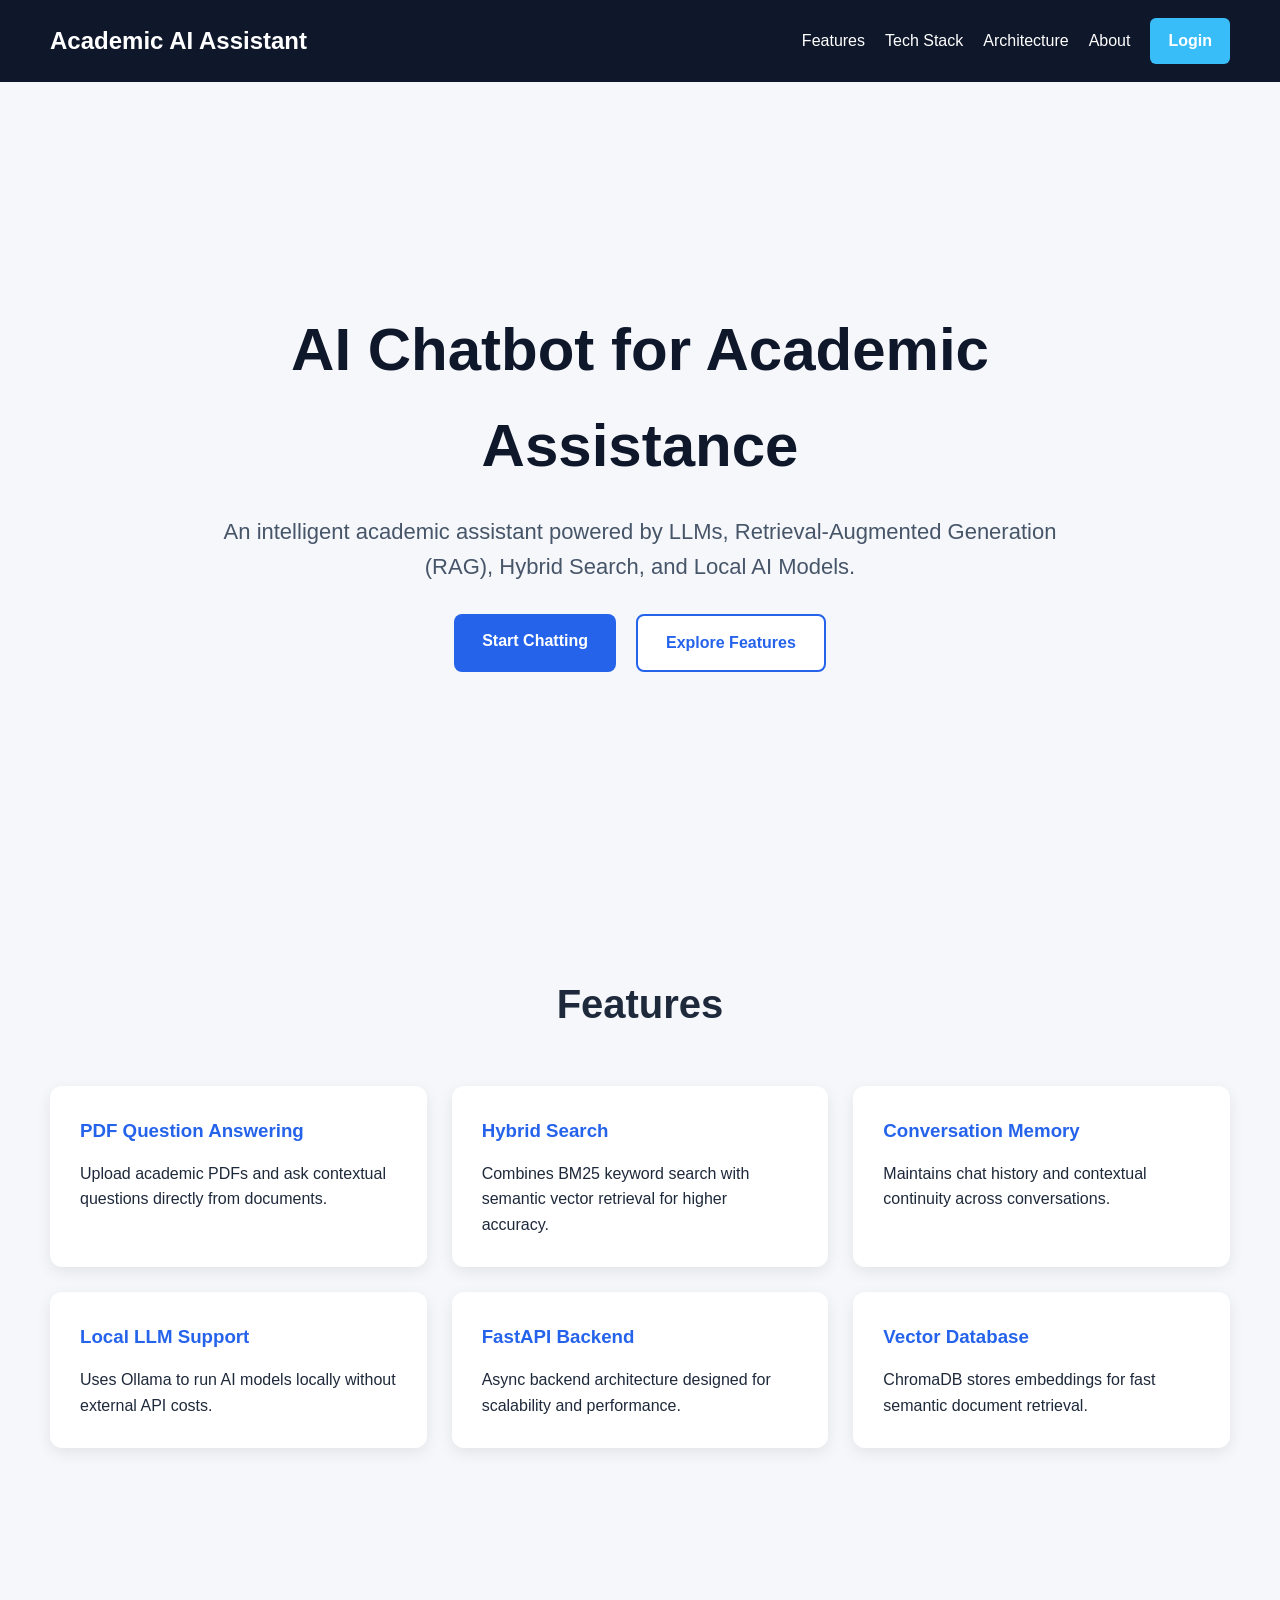
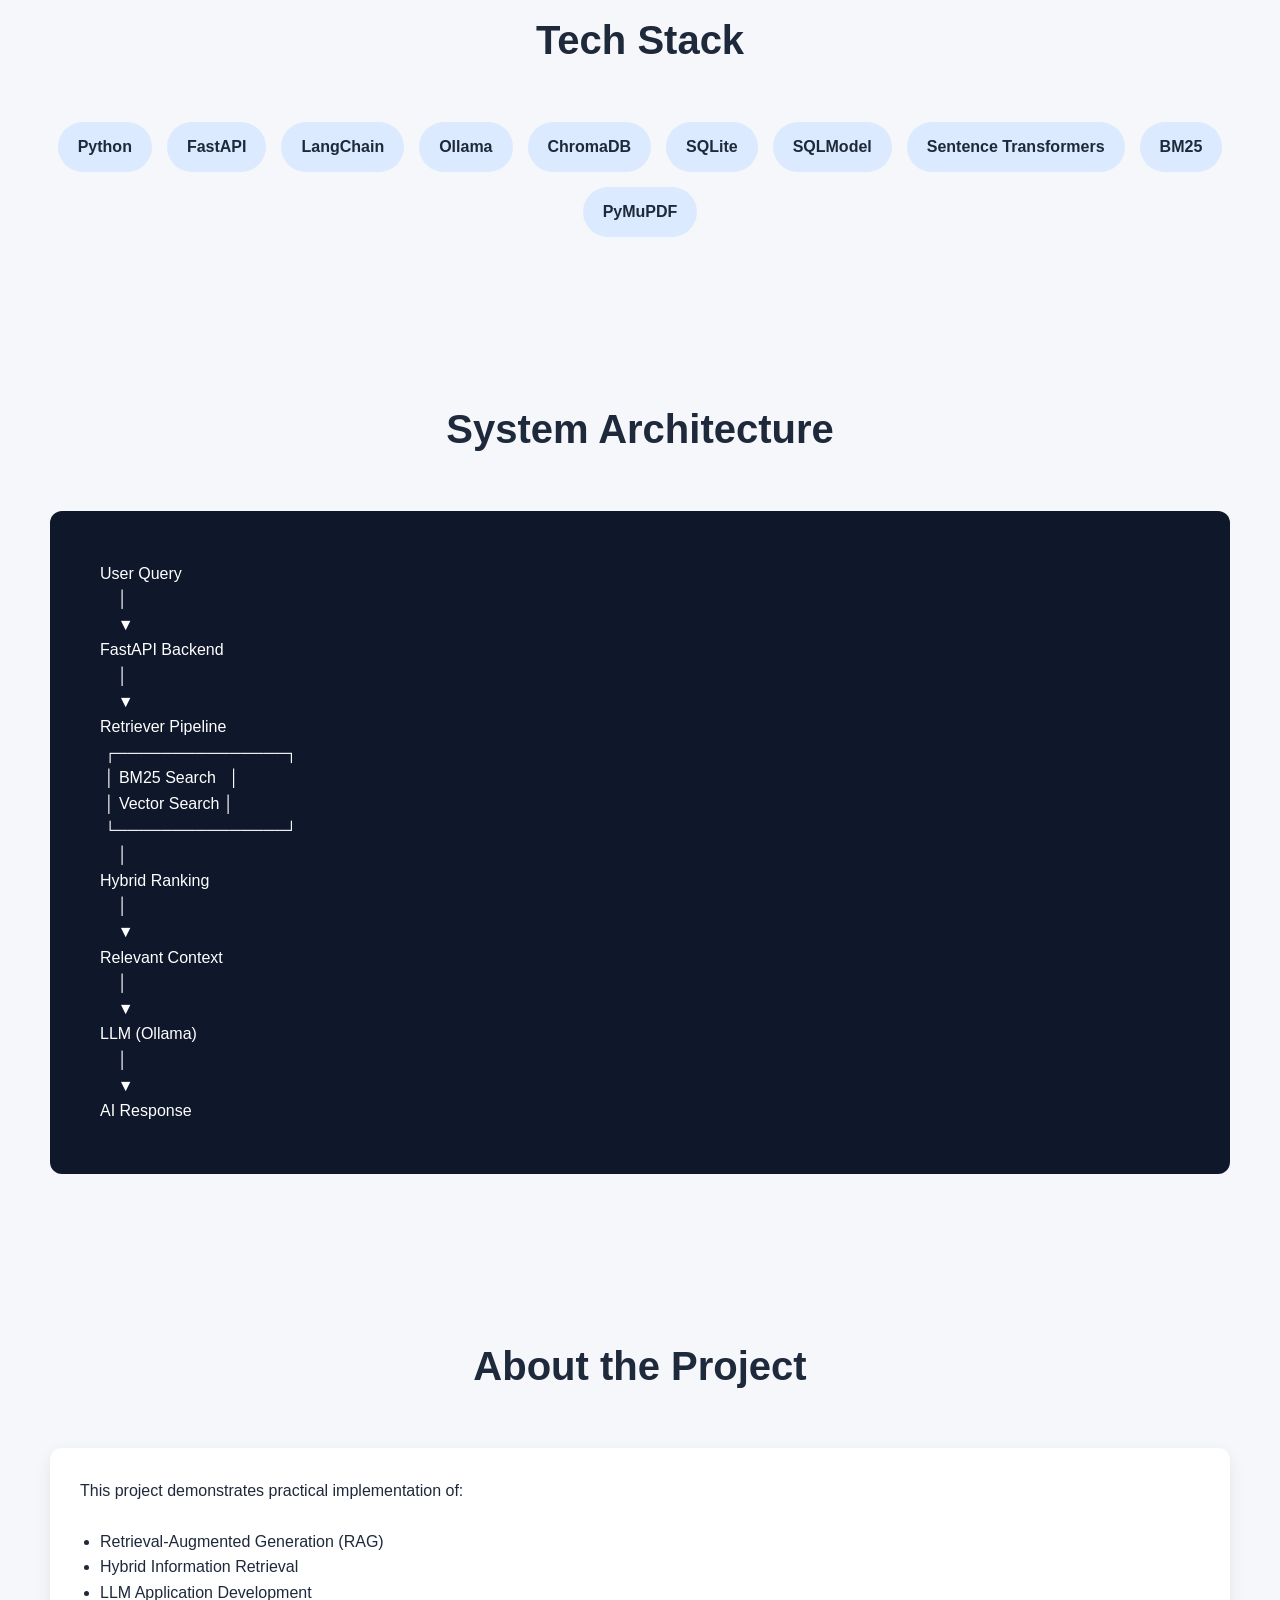
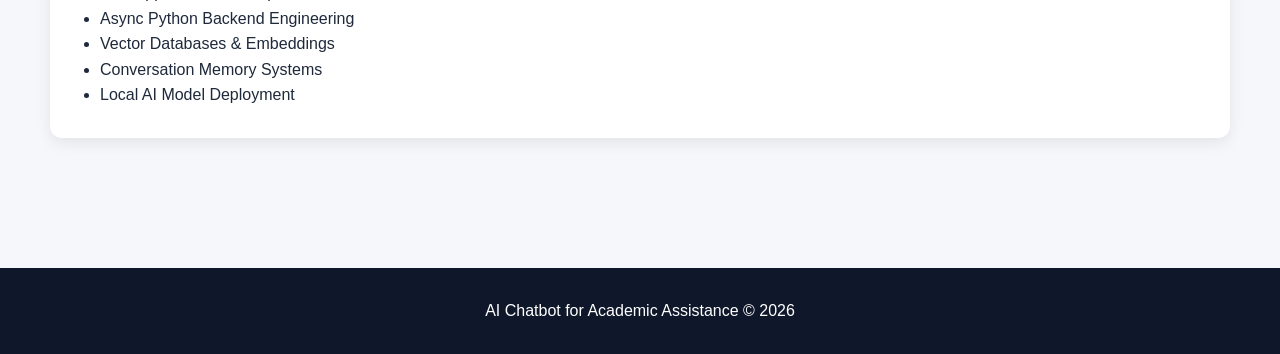
<file: app/templates/index.html>
<!DOCTYPE html>
<html lang="en">
<head>
    <meta charset="UTF-8" />
    <meta name="viewport" content="width=device-width, initial-scale=1.0" />
    <title>AI Chatbot for Academic Assistance</title>

    <style>
        * {
            margin: 0;
            padding: 0;
            box-sizing: border-box;
            font-family: Arial, Helvetica, sans-serif;
        }

        body {
            background-color: #f5f7fb;
            color: #1e293b;
            line-height: 1.6;
        }

        /* Navbar */

        nav {
            background-color: #0f172a;
            color: white;
            padding: 18px 50px;

            display: flex;
            justify-content: space-between;
            align-items: center;

            position: sticky;
            top: 0;
        }

        .logo {
            font-size: 24px;
            font-weight: bold;
        }

        .nav-links {
            display: flex;
            gap: 20px;
            align-items: center;
        }

        .nav-links a {
            color: white;
            text-decoration: none;
            transition: 0.3s;
        }

        .nav-links a:hover {
            color: #38bdf8;
        }

        .login-btn {
            background-color: #38bdf8;
            color: black;
            padding: 10px 18px;
            border-radius: 6px;
            font-weight: bold;
        }

        .login-btn:hover {
            background-color: #0ea5e9;
            color: white;
        }

        /* Hero Section */

        .hero {
            min-height: 90vh;

            display: flex;
            justify-content: center;
            align-items: center;
            text-align: center;

            padding: 40px;
        }

        .hero-content {
            max-width: 900px;
        }

        .hero h1 {
            font-size: 60px;
            margin-bottom: 20px;
            color: #0f172a;
        }

        .hero p {
            font-size: 22px;
            margin-bottom: 30px;
            color: #475569;
        }

        .hero-buttons {
            display: flex;
            justify-content: center;
            gap: 20px;
            flex-wrap: wrap;
        }

        .btn {
            padding: 14px 28px;
            border-radius: 8px;
            text-decoration: none;
            font-weight: bold;
            transition: 0.3s;
        }

        .primary-btn {
            background-color: #2563eb;
            color: white;
        }

        .primary-btn:hover {
            background-color: #1d4ed8;
        }

        .secondary-btn {
            background-color: white;
            border: 2px solid #2563eb;
            color: #2563eb;
        }

        .secondary-btn:hover {
            background-color: #2563eb;
            color: white;
        }

        /* Features */

        .section {
            padding: 80px 50px;
        }

        .section-title {
            text-align: center;
            font-size: 40px;
            margin-bottom: 50px;
        }

        .features-grid {
            display: grid;
            grid-template-columns: repeat(auto-fit, minmax(280px, 1fr));
            gap: 25px;
        }

        .feature-card {
            background-color: white;
            padding: 30px;
            border-radius: 12px;
            box-shadow: 0px 5px 15px rgba(0,0,0,0.08);
            transition: 0.3s;
        }

        .feature-card:hover {
            transform: translateY(-5px);
        }

        .feature-card h3 {
            margin-bottom: 15px;
            color: #2563eb;
        }

        /* Tech Stack */

        .tech-stack {
            display: flex;
            flex-wrap: wrap;
            gap: 15px;
            justify-content: center;
        }

        .tech-item {
            background-color: #dbeafe;
            padding: 12px 20px;
            border-radius: 30px;
            font-weight: bold;
        }

        /* Architecture */

        .architecture {
            background-color: #0f172a;
            color: white;
            padding: 50px;
            border-radius: 12px;
            overflow-x: auto;
        }

        pre {
            white-space: pre-wrap;
            font-size: 16px;
        }

        /* Footer */

        footer {
            background-color: #0f172a;
            color: white;
            text-align: center;
            padding: 30px;
            margin-top: 50px;
        }

        /* Responsive */

        @media(max-width: 768px) {

            nav {
                flex-direction: column;
                gap: 15px;
                padding: 20px;
            }

            .hero h1 {
                font-size: 42px;
            }

            .hero p {
                font-size: 18px;
            }

            .section {
                padding: 60px 20px;
            }
        }

    </style>
</head>

<body>

    <!-- Navbar -->

    <nav>
        <div class="logo">Academic AI Assistant</div>

        <div class="nav-links">
            <a href="#features">Features</a>
            <a href="#tech">Tech Stack</a>
            <a href="#architecture">Architecture</a>
            <a href="#about">About</a>

            <a href="/login" class="login-btn">Login</a>
        </div>
    </nav>

    <!-- Hero Section -->

    <section class="hero">

        <div class="hero-content">

            <h1>AI Chatbot for Academic Assistance</h1>

            <p>
                An intelligent academic assistant powered by LLMs,
                Retrieval-Augmented Generation (RAG),
                Hybrid Search, and Local AI Models.
            </p>

            <div class="hero-buttons">
                <a href="/chat" class="btn primary-btn">Start Chatting</a>
                <a href="#features" class="btn secondary-btn">Explore Features</a>
            </div>

        </div>

    </section>

    <!-- Features -->

    <section class="section" id="features">

        <h2 class="section-title">Features</h2>

        <div class="features-grid">

            <div class="feature-card">
                <h3>PDF Question Answering</h3>
                <p>
                    Upload academic PDFs and ask contextual questions directly from documents.
                </p>
            </div>

            <div class="feature-card">
                <h3>Hybrid Search</h3>
                <p>
                    Combines BM25 keyword search with semantic vector retrieval for higher accuracy.
                </p>
            </div>

            <div class="feature-card">
                <h3>Conversation Memory</h3>
                <p>
                    Maintains chat history and contextual continuity across conversations.
                </p>
            </div>

            <div class="feature-card">
                <h3>Local LLM Support</h3>
                <p>
                    Uses Ollama to run AI models locally without external API costs.
                </p>
            </div>

            <div class="feature-card">
                <h3>FastAPI Backend</h3>
                <p>
                    Async backend architecture designed for scalability and performance.
                </p>
            </div>

            <div class="feature-card">
                <h3>Vector Database</h3>
                <p>
                    ChromaDB stores embeddings for fast semantic document retrieval.
                </p>
            </div>

        </div>

    </section>

    <!-- Tech Stack -->

    <section class="section" id="tech">

        <h2 class="section-title">Tech Stack</h2>

        <div class="tech-stack">

            <div class="tech-item">Python</div>
            <div class="tech-item">FastAPI</div>
            <div class="tech-item">LangChain</div>
            <div class="tech-item">Ollama</div>
            <div class="tech-item">ChromaDB</div>
            <div class="tech-item">SQLite</div>
            <div class="tech-item">SQLModel</div>
            <div class="tech-item">Sentence Transformers</div>
            <div class="tech-item">BM25</div>
            <div class="tech-item">PyMuPDF</div>

        </div>

    </section>

    <!-- Architecture -->

    <section class="section" id="architecture">

        <h2 class="section-title">System Architecture</h2>

        <div class="architecture">

<pre>
User Query
    │
    ▼
FastAPI Backend
    │
    ▼
Retriever Pipeline
 ┌───────────────┐
 │ BM25 Search   │
 │ Vector Search │
 └───────────────┘
    │
Hybrid Ranking
    │
    ▼
Relevant Context
    │
    ▼
LLM (Ollama)
    │
    ▼
AI Response
</pre>

        </div>

    </section>

    <!-- About -->

    <section class="section" id="about">

        <h2 class="section-title">About the Project</h2>

        <div class="feature-card">

            <p>
                This project demonstrates practical implementation of:
            </p>

            <br>

            <ul style="padding-left: 20px;">

                <li>Retrieval-Augmented Generation (RAG)</li>
                <li>Hybrid Information Retrieval</li>
                <li>LLM Application Development</li>
                <li>Async Python Backend Engineering</li>
                <li>Vector Databases & Embeddings</li>
                <li>Conversation Memory Systems</li>
                <li>Local AI Model Deployment</li>

            </ul>

        </div>

    </section>

    <!-- Footer -->

    <footer>

        <p>
            AI Chatbot for Academic Assistance © 2026
        </p>

    </footer>

</body>
</html>
</file>
